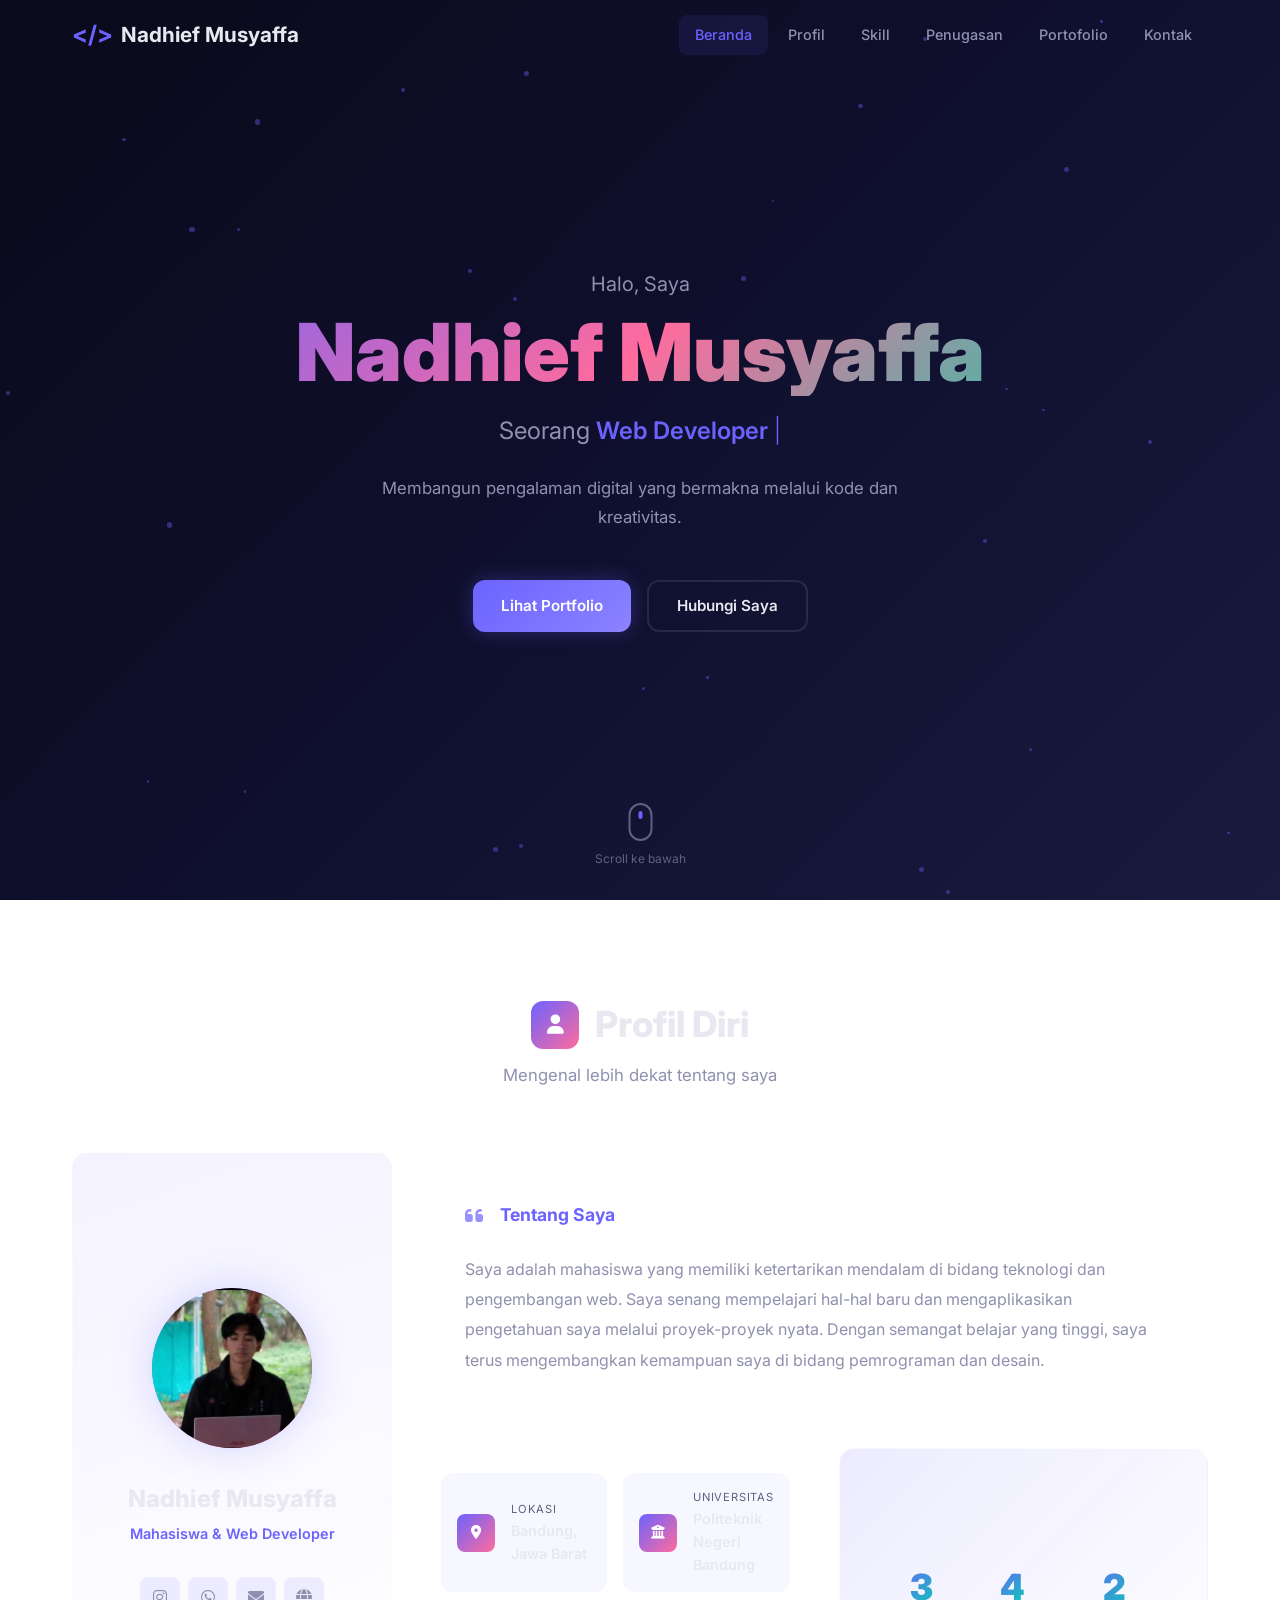
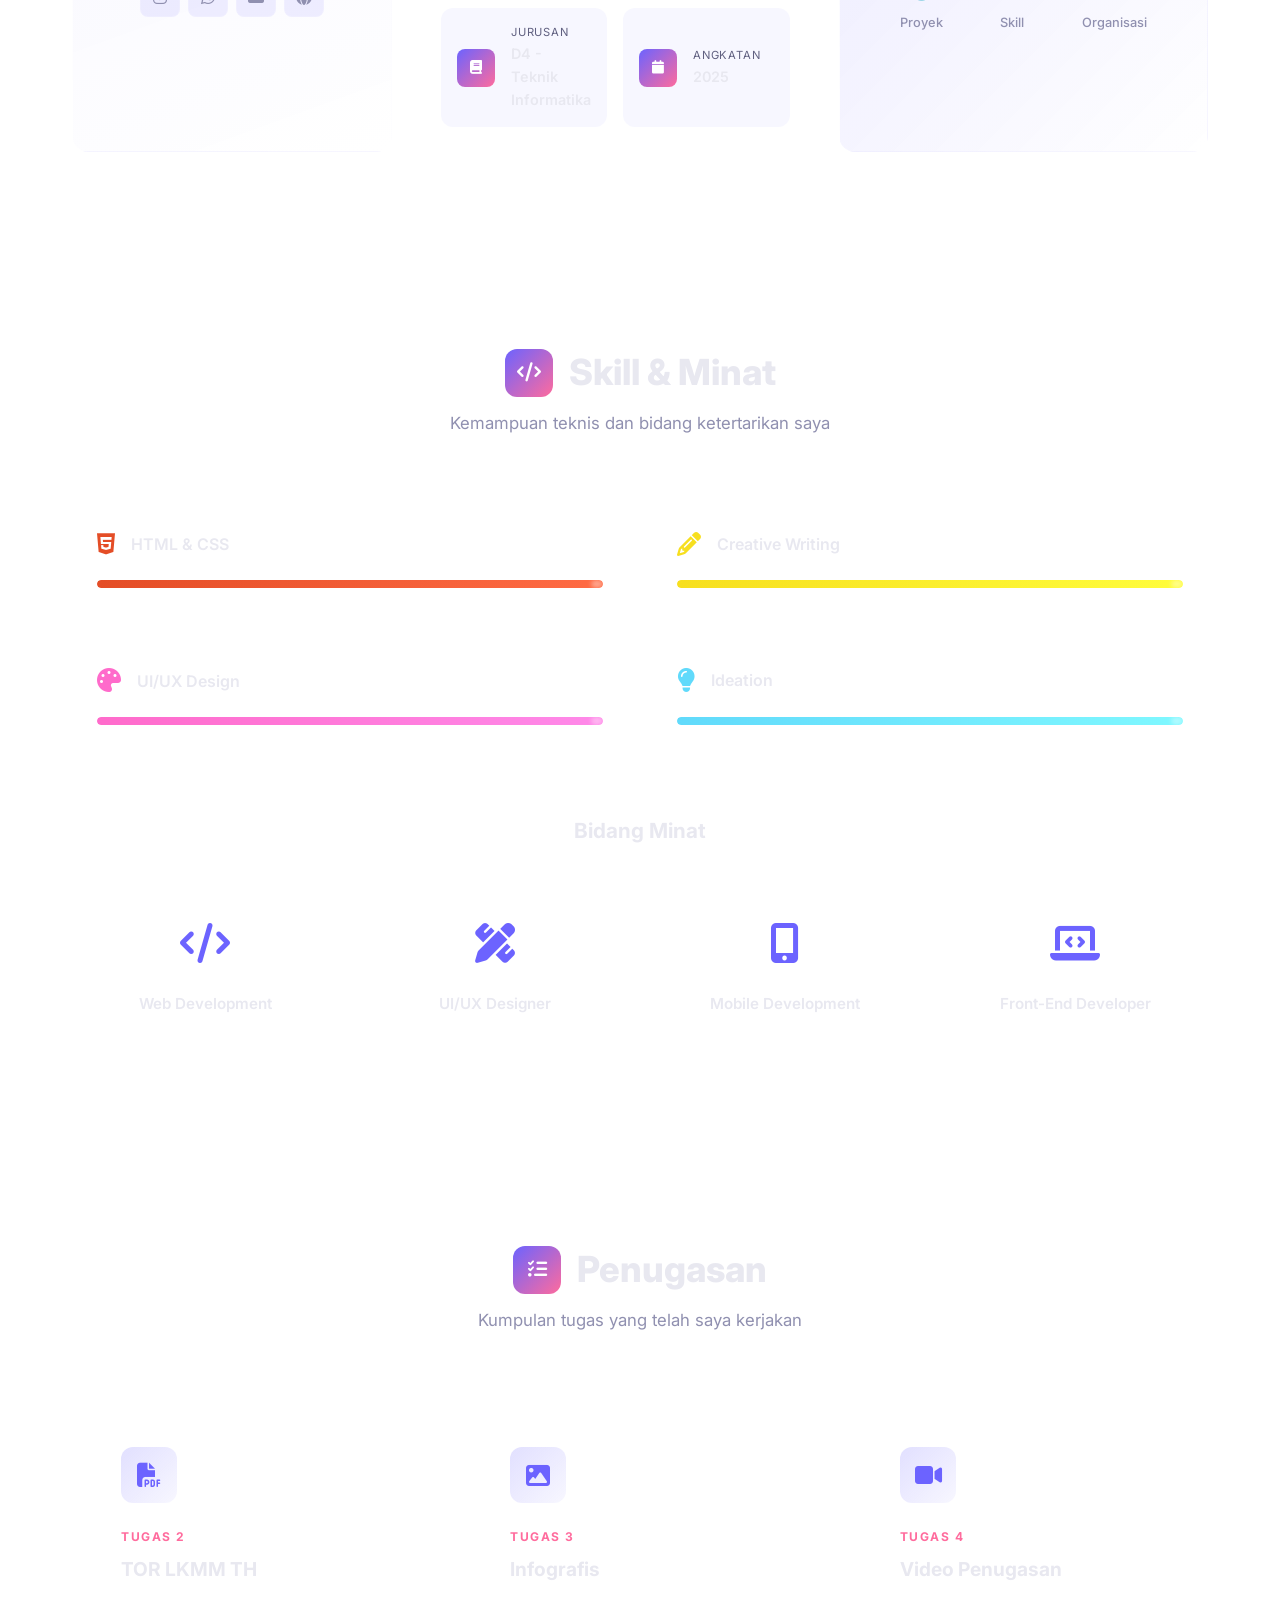
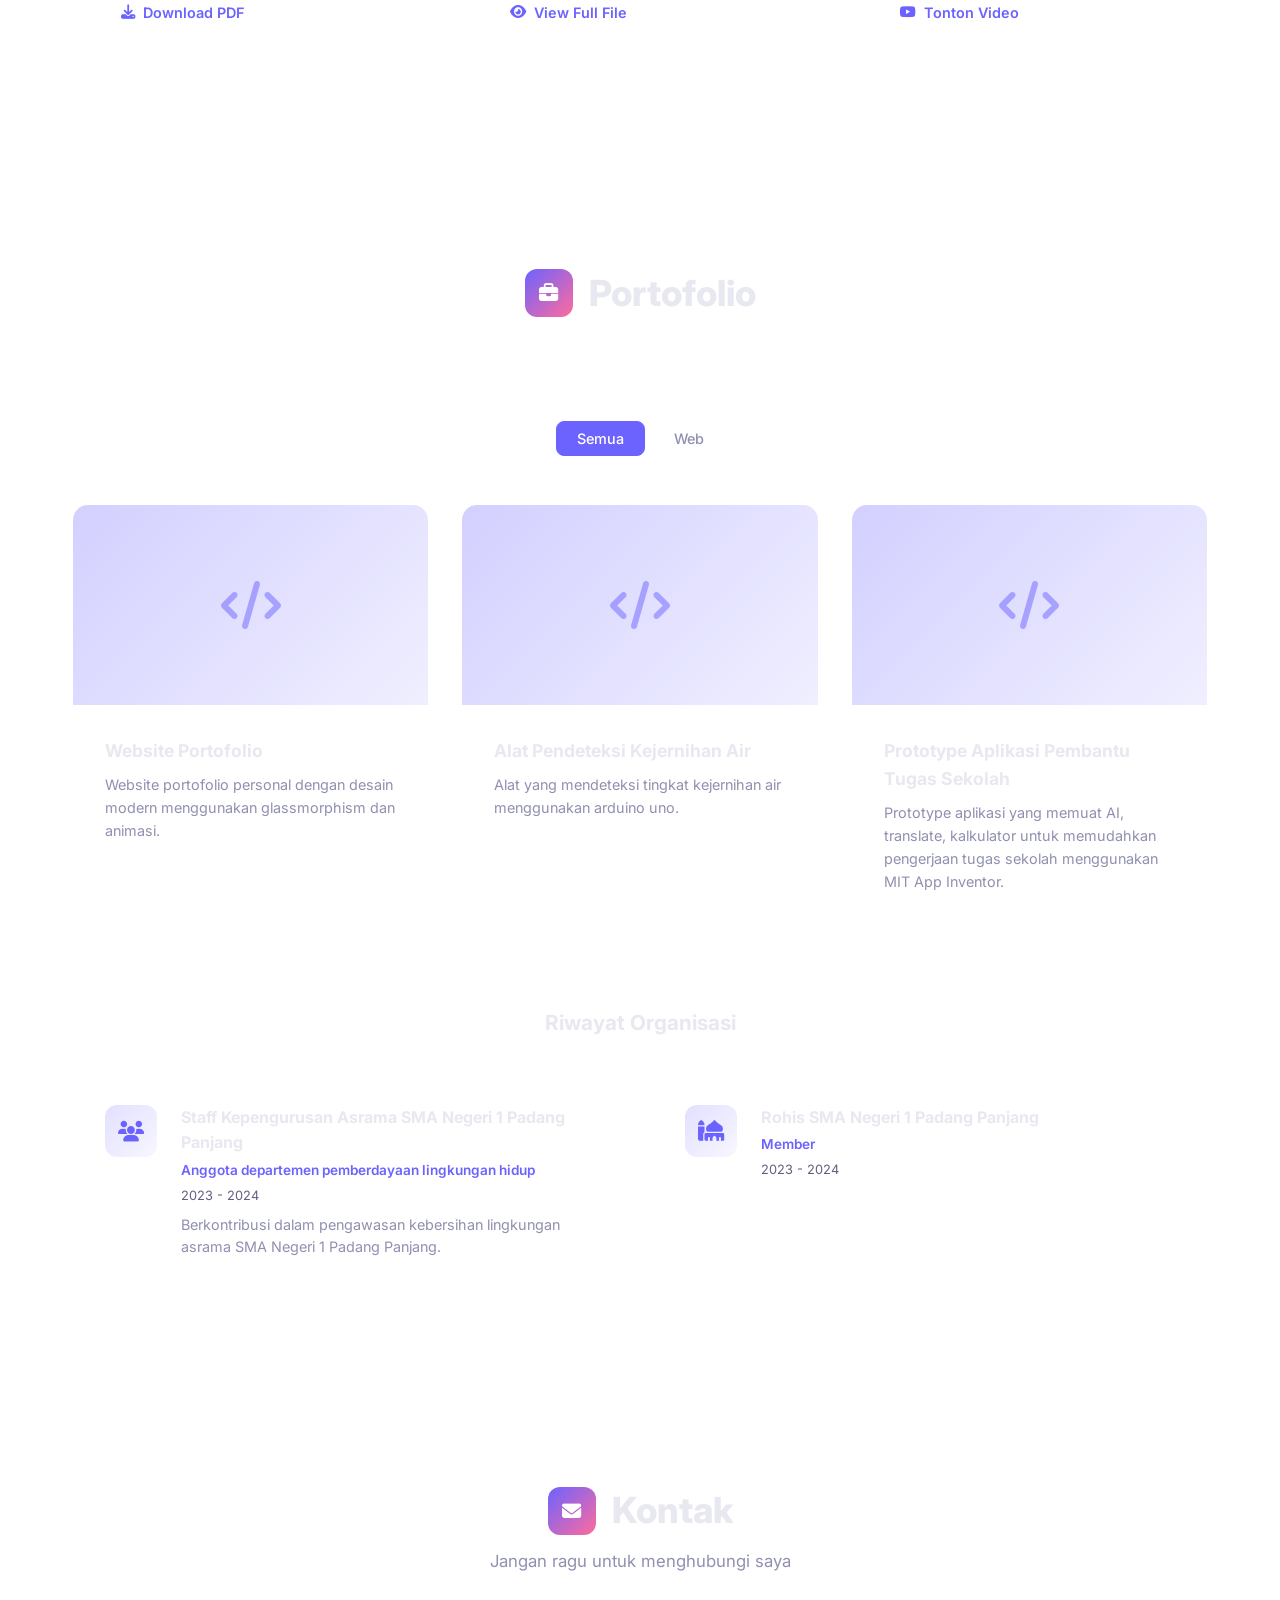
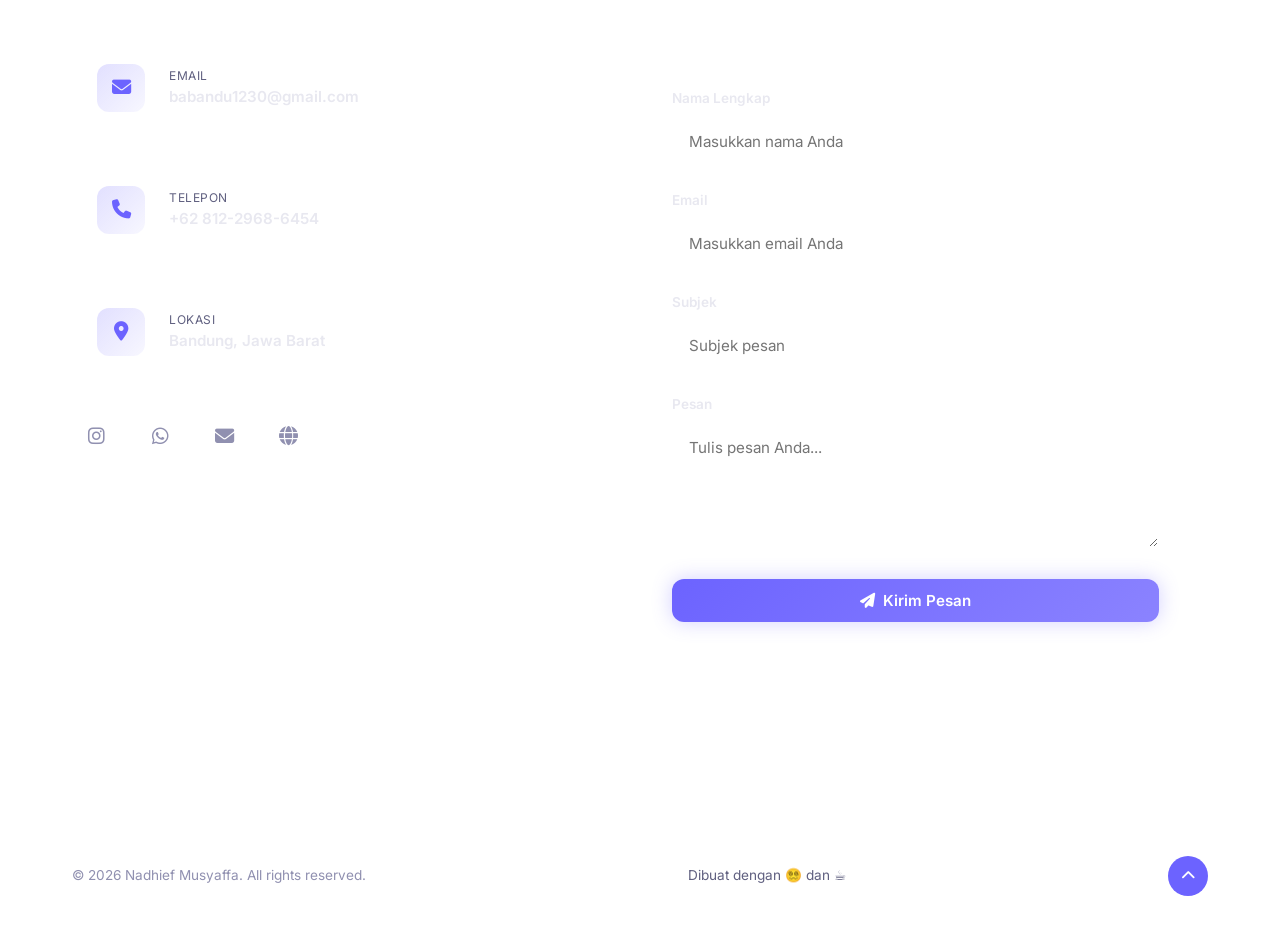
<file: web/index.html>
<!DOCTYPE html>
<html lang="id">

<head>
  <meta charset="UTF-8" />
  <meta name="viewport" content="width=device-width, initial-scale=1.0" />
  <meta name="description" content="Portofolio personal Nadhief Musyaffa Musyaffa — Mahasiswa & Web Developer" />
  <meta name="keywords" content="portofolio, web developer, mahasiswa, HTML, CSS, JavaScript" />
  <meta name="author" content="Nadhief Musyaffa Musyaffa" />

  <title>Nadhief Musyaffa — Portfolio</title>

  <!-- Google Fonts: Inter -->
  <link rel="preconnect" href="https://fonts.googleapis.com" />
  <link rel="preconnect" href="https://fonts.gstatic.com" crossorigin />
  <link href="https://fonts.googleapis.com/css2?family=Inter:wght@300;400;500;600;700;800;900&display=swap"
    rel="stylesheet" />

  <!-- Font Awesome Icons -->
  <link rel="stylesheet" href="https://cdnjs.cloudflare.com/ajax/libs/font-awesome/6.5.1/css/all.min.css" />

  <!-- Main Stylesheet -->
  <link rel="stylesheet" href="css/style.css" />
</head>

<body>

  <!-- ============================================================
       LOADER — Tampilan loading saat halaman pertama kali dibuka
       ============================================================ -->
  <div id="loader" class="loader">
    <div class="loader__spinner"></div>
    <p class="loader__text">Memuat...</p>
  </div>

  <!-- ============================================================
       NAVBAR — Navigasi utama (sticky, berubah saat scroll)
       Konten dirender secara dinamis dari data.js
       ============================================================ -->
  <nav id="navbar" class="navbar">
    <div class="container navbar__inner">
      <!-- Logo / Nama -->
      <a href="#beranda" class="navbar__logo" id="navLogo">
        <span class="navbar__logo-icon">&lt;/&gt;</span>
        <span class="navbar__logo-text" id="navLogoText">Nadhief Musyaffa Musyaffa</span>
      </a>

      <!-- Menu Links — diisi oleh main.js -->
      <ul class="navbar__menu" id="navMenu"></ul>

      <!-- Hamburger tombol untuk mobile -->
      <button class="navbar__toggle" id="navToggle" aria-label="Toggle menu">
        <span class="navbar__toggle-line"></span>
        <span class="navbar__toggle-line"></span>
        <span class="navbar__toggle-line"></span>
      </button>
    </div>
  </nav>

  <!-- ============================================================
       HERO / BERANDA — Section pertama, full viewport
       ============================================================ -->
  <section id="beranda" class="hero">
    <div class="hero__particles" id="heroParticles"></div>
    <div class="container hero__content">
      <p class="hero__greeting reveal-up" id="heroGreeting">Halo, Saya</p>
      <h1 class="hero__name reveal-up" id="heroName">Nadhief Musyaffa Musyaffa</h1>
      <div class="hero__typing-wrapper reveal-up">
        <span class="hero__typing-prefix">Seorang </span>
        <span class="hero__typing-text" id="heroTyping"></span>
        <span class="hero__typing-cursor">|</span>
      </div>
      <p class="hero__subtitle reveal-up" id="heroSubtitle"></p>
      <div class="hero__cta reveal-up" id="heroCta"></div>
    </div>
    <a href="#profil" class="hero__scroll-indicator" aria-label="Scroll ke bawah">
      <div class="hero__scroll-mouse">
        <div class="hero__scroll-wheel"></div>
      </div>
      <span>Scroll ke bawah</span>
    </a>
  </section>

  <!-- ============================================================
       PROFIL DIRI — Bento Grid Layout
       Informasi personal ditampilkan dalam grid card modern
       ============================================================ -->
  <section id="profil" class="section profil">
    <div class="container">
      <h2 class="section__title reveal-up">
        <span class="section__title-icon"><i class="fas fa-user"></i></span>
        Profil Diri
      </h2>
      <p class="section__subtitle reveal-up">Mengenal lebih dekat tentang saya</p>

      <!-- Bento Grid -->
      <div class="profil__bento">

        <!-- Card 1: Avatar + Nama (tall card, spans 2 rows) -->
        <div class="profil__bento-card profil__bento-card--avatar reveal-up">
          <div class="profil__bento-avatar" id="profilAvatar">
            <!-- Diisi oleh JS: gambar atau inisial -->
          </div>
          <h3 class="profil__bento-name" id="profilName"></h3>
          <p class="profil__bento-title" id="profilTitle"></p>
          <div class="profil__bento-social" id="profilSocial">
            <!-- Diisi oleh JS -->
          </div>
        </div>

        <!-- Card 2: Bio (wide card) -->
        <div class="profil__bento-card profil__bento-card--bio reveal-up">
          <div class="profil__bento-card-header">
            <i class="fas fa-quote-left"></i>
            <span>Tentang Saya</span>
          </div>
          <p class="profil__bento-bio" id="profilBio"></p>
        </div>

        <!-- Card 3: Detail cards — dirender oleh main.js -->
        <div class="profil__bento-card profil__bento-card--details reveal-up" id="profilDetails">
          <!-- Detail items dirender oleh main.js -->
        </div>

        <!-- Card 4: Statistik ringkas -->
        <div class="profil__bento-card profil__bento-card--stats reveal-up">
          <div class="profil__bento-stat">
            <span class="profil__bento-stat-number" data-count="3">0</span>
            <span class="profil__bento-stat-label">Proyek</span>
          </div>
          <div class="profil__bento-stat">
            <span class="profil__bento-stat-number" data-count="4">0</span>
            <span class="profil__bento-stat-label">Skill</span>
          </div>
          <div class="profil__bento-stat">
            <span class="profil__bento-stat-number" data-count="2">0</span>
            <span class="profil__bento-stat-label">Organisasi</span>
          </div>
        </div>



      </div>
    </div>
  </section>

  <!-- ============================================================
       SKILL / MINAT — Kemampuan dan bidang minat
       ============================================================ -->
  <section id="skill" class="section skill">
    <div class="container">
      <h2 class="section__title reveal-up">
        <span class="section__title-icon"><i class="fas fa-code"></i></span>
        Skill & Minat
      </h2>
      <p class="section__subtitle reveal-up">Kemampuan teknis dan bidang ketertarikan saya</p>

      <!-- Skill bars -->
      <div class="skill__grid" id="skillGrid">
        <!-- Dirender oleh main.js -->
      </div>

      <!-- Minat -->
      <h3 class="skill__interest-title reveal-up">Bidang Minat</h3>
      <div class="skill__interests" id="interestGrid">
        <!-- Dirender oleh main.js -->
      </div>
    </div>
  </section>

  <!-- ============================================================
       PENUGASAN — Tugas 2, 3, dan 4
       ============================================================ -->
  <section id="penugasan" class="section penugasan">
    <div class="container">
      <h2 class="section__title reveal-up">
        <span class="section__title-icon"><i class="fas fa-tasks"></i></span>
        Penugasan
      </h2>
      <p class="section__subtitle reveal-up">Kumpulan tugas yang telah saya kerjakan</p>

      <div class="penugasan__grid" id="penugasanGrid">
        <!-- Dirender oleh main.js -->
      </div>
    </div>
  </section>

  <!-- ============================================================
       PORTOFOLIO / PROYEK — Galeri proyek
       ============================================================ -->
  <section id="portofolio" class="section portofolio">
    <div class="container">
      <h2 class="section__title reveal-up">
        <span class="section__title-icon"><i class="fas fa-briefcase"></i></span>
        Portofolio
      </h2>
      <p class="section__subtitle reveal-up">Proyek dan karya yang pernah saya buat</p>

      <!-- Filter buttons -->
      <div class="portofolio__filters reveal-up" id="portofolioFilters">
        <button class="portofolio__filter-btn active" data-filter="all">Semua</button>
        <button class="portofolio__filter-btn" data-filter="web">Web</button>
      </div>

      <div class="portofolio__grid" id="portofolioGrid">
        <!-- Dirender oleh main.js -->
      </div>

      <!-- Organisasi -->
      <h3 class="portofolio__org-title reveal-up">Riwayat Organisasi</h3>
      <div class="portofolio__org-grid" id="orgGrid">
        <!-- Dirender oleh main.js -->
      </div>
    </div>
  </section>

  <!-- ============================================================
       KONTAK — Form kontak dan sosial media
       ============================================================ -->
  <section id="kontak" class="section kontak">
    <div class="container">
      <h2 class="section__title reveal-up">
        <span class="section__title-icon"><i class="fas fa-envelope"></i></span>
        Kontak
      </h2>
      <p class="section__subtitle reveal-up">Jangan ragu untuk menghubungi saya</p>

      <div class="kontak__grid">
        <!-- Info kontak -->
        <div class="kontak__info reveal-left">
          <div class="kontak__info-card" id="kontakInfoCards">
            <!-- Dirender oleh main.js -->
          </div>

          <!-- Social media links -->
          <div class="kontak__social" id="kontakSocial">
            <!-- Dirender oleh main.js -->
          </div>
        </div>

        <!-- Form kontak -->
        <form class="kontak__form reveal-right" id="kontakForm">
          <div class="kontak__form-group">
            <label for="contactName">Nama Lengkap</label>
            <input type="text" id="contactName" name="name" placeholder="Masukkan nama Anda" required />
          </div>
          <div class="kontak__form-group">
            <label for="contactEmail">Email</label>
            <input type="email" id="contactEmail" name="email" placeholder="Masukkan email Anda" required />
          </div>
          <div class="kontak__form-group">
            <label for="contactSubject">Subjek</label>
            <input type="text" id="contactSubject" name="subject" placeholder="Subjek pesan" required />
          </div>
          <div class="kontak__form-group">
            <label for="contactMessage">Pesan</label>
            <textarea id="contactMessage" name="message" rows="5" placeholder="Tulis pesan Anda..." required></textarea>
          </div>
          <button type="submit" class="btn btn--primary kontak__submit-btn">
            <i class="fas fa-paper-plane"></i> Kirim Pesan
          </button>
          <p class="kontak__form-feedback" id="formFeedback"></p>
        </form>
      </div>
    </div>
  </section>

  <!-- ============================================================
       FOOTER
       ============================================================ -->
  <footer class="footer">
    <div class="container footer__inner">
      <p class="footer__copyright" id="footerCopyright"></p>
      <p class="footer__tagline" id="footerTagline"></p>
      <button class="footer__back-to-top" id="backToTop" aria-label="Kembali ke atas">
        <i class="fas fa-chevron-up"></i>
      </button>
    </div>
  </footer>

  <!-- Scripts — data.js harus dimuat sebelum main.js -->
  <script src="js/data.js"></script>
  <script src="js/main.js"></script>
</body>

</html>
</file>
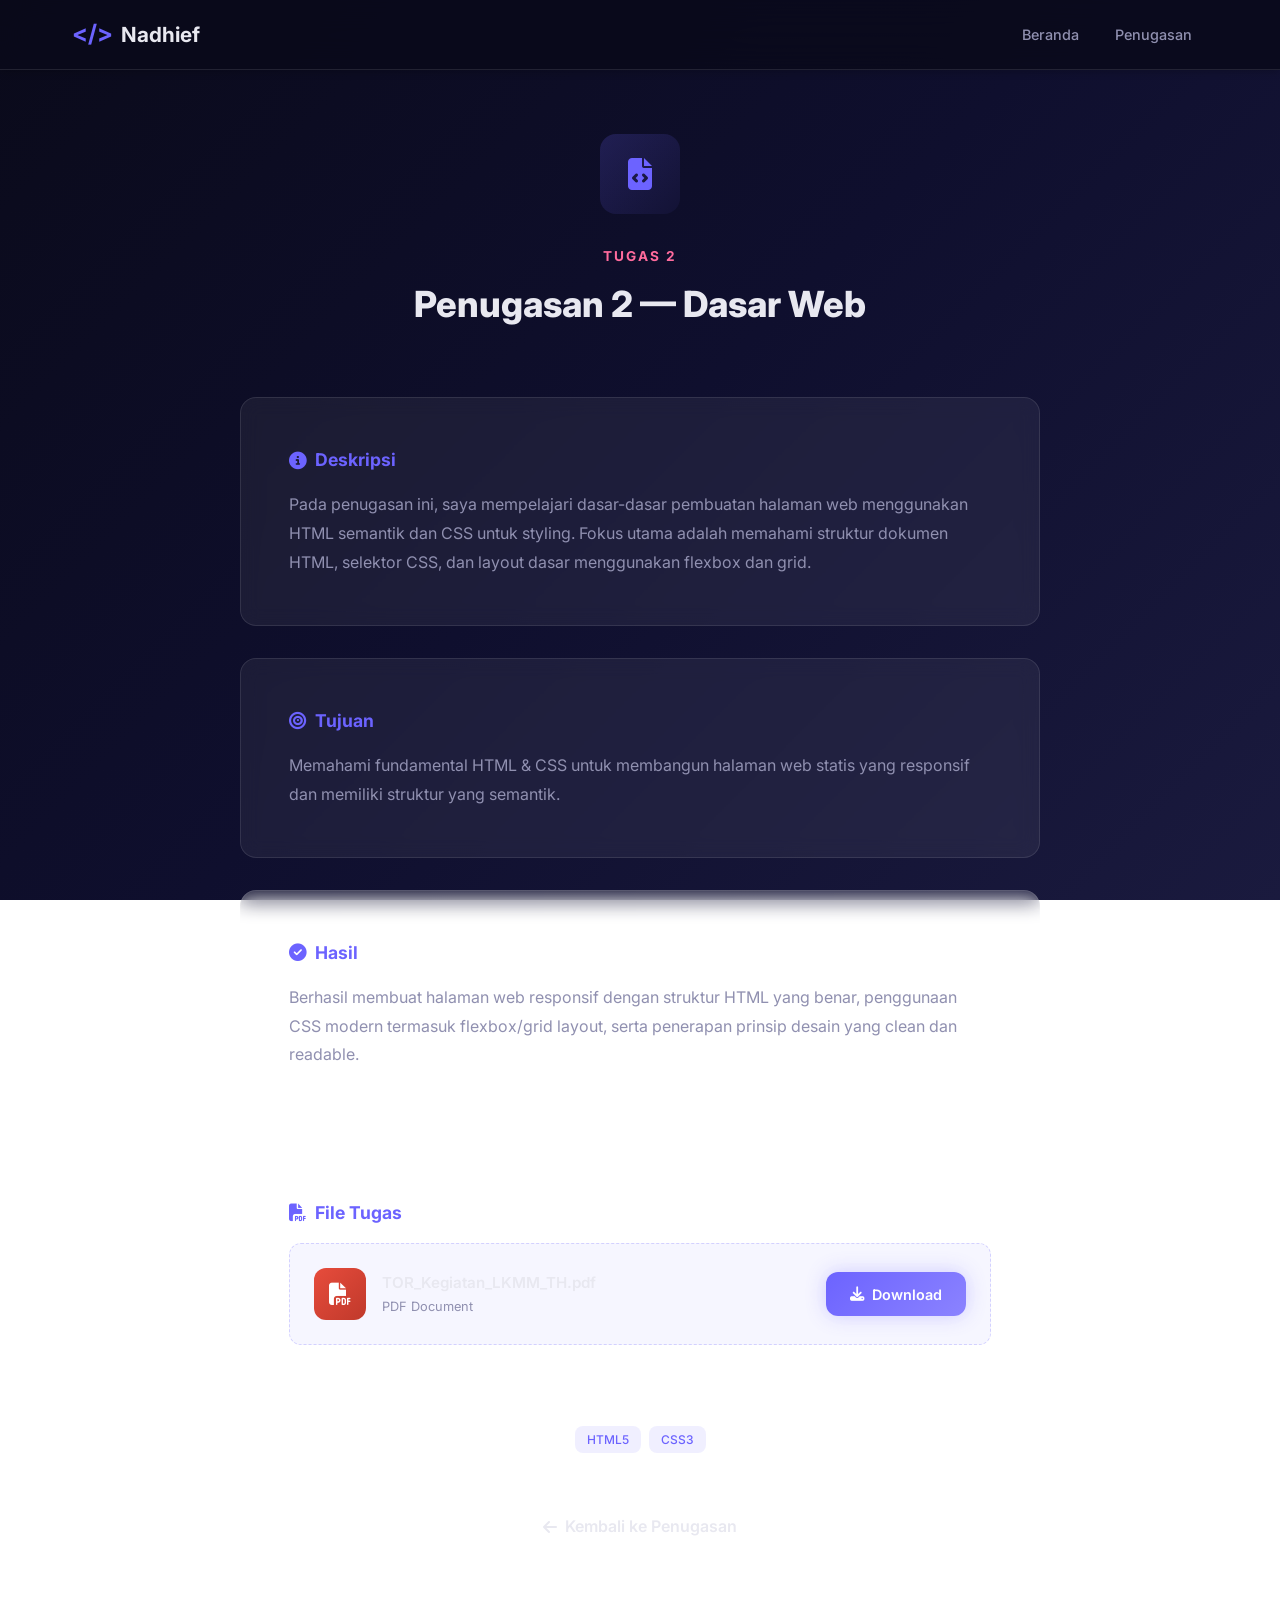
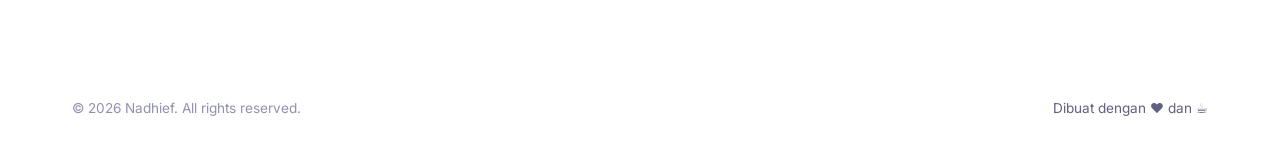
<file: web/penugasan2.html>
<!DOCTYPE html>
<html lang="id">

<head>
    <meta charset="UTF-8" />
    <meta name="viewport" content="width=device-width, initial-scale=1.0" />
    <meta name="description" content="Penugasan 2 — Dasar Web" />
    <title>Penugasan 2 — Nadhief</title>

    <link rel="preconnect" href="https://fonts.googleapis.com" />
    <link rel="preconnect" href="https://fonts.gstatic.com" crossorigin />
    <link href="https://fonts.googleapis.com/css2?family=Inter:wght@300;400;500;600;700;800;900&display=swap"
        rel="stylesheet" />
    <link rel="stylesheet" href="https://cdnjs.cloudflare.com/ajax/libs/font-awesome/6.5.1/css/all.min.css" />
    <link rel="stylesheet" href="css/style.css" />
</head>

<body>

    <!-- Navbar sederhana untuk halaman detail -->
    <nav id="navbar" class="navbar scrolled">
        <div class="container navbar__inner">
            <a href="index.html" class="navbar__logo">
                <span class="navbar__logo-icon">&lt;/&gt;</span>
                <span class="navbar__logo-text">Nadhief</span>
            </a>
            <ul class="navbar__menu">
                <li class="navbar__menu-item"><a href="index.html#beranda">Beranda</a></li>
                <li class="navbar__menu-item"><a href="index.html#penugasan">Penugasan</a></li>
            </ul>
        </div>
    </nav>

    <!-- ============================================================
       DETAIL PENUGASAN 2
       Update konten di bawah sesuai tugas yang dikerjakan
       ============================================================ -->
    <main class="assignment-detail">
        <div class="container">
            <div class="assignment-detail__header reveal-up">
                <div class="assignment-detail__icon"><i class="fas fa-file-code"></i></div>
                <div class="assignment-detail__number">Tugas 2</div>
                <h1 class="assignment-detail__title">Penugasan 2 — Dasar Web</h1>
            </div>

            <div class="assignment-detail__content">
                <!-- Deskripsi -->
                <div class="assignment-detail__card reveal-up">
                    <h3><i class="fas fa-info-circle"></i> Deskripsi</h3>
                    <p>
                        Pada penugasan ini, saya mempelajari dasar-dasar pembuatan halaman web
                        menggunakan HTML semantik dan CSS untuk styling. Fokus utama adalah
                        memahami struktur dokumen HTML, selektor CSS, dan layout dasar
                        menggunakan flexbox dan grid.
                    </p>
                </div>

                <!-- Tujuan -->
                <div class="assignment-detail__card reveal-up">
                    <h3><i class="fas fa-bullseye"></i> Tujuan</h3>
                    <p>
                        Memahami fundamental HTML & CSS untuk membangun halaman web statis
                        yang responsif dan memiliki struktur yang semantik.
                    </p>
                </div>

                <!-- Hasil -->
                <div class="assignment-detail__card reveal-up">
                    <h3><i class="fas fa-check-circle"></i> Hasil</h3>
                    <p>
                        Berhasil membuat halaman web responsif dengan struktur HTML yang benar,
                        penggunaan CSS modern termasuk flexbox/grid layout, serta penerapan
                        prinsip desain yang clean dan readable.
                    </p>
                </div>

                <!-- File Tugas -->
                <div class="assignment-detail__card assignment-detail__file-card reveal-up">
                    <h3><i class="fas fa-file-pdf"></i> File Tugas</h3>
                    <div class="file-download">
                        <div class="file-download__info">
                            <div class="file-download__icon">
                                <i class="fas fa-file-pdf"></i>
                            </div>
                            <div class="file-download__details">
                                <span class="file-download__name">TOR_Kegiatan_LKMM_TH.pdf</span>
                                <span class="file-download__size">PDF Document</span>
                            </div>
                        </div>
                        <a href="TOR_Kegiatan_LKMM_TH.pdf" download class="btn btn--primary file-download__btn">
                            <i class="fas fa-download"></i> Download
                        </a>
                    </div>
                </div>

                <!-- Tech Stack -->
                <div class="assignment-detail__tags reveal-up">
                    <span class="penugasan__tag">HTML5</span>
                    <span class="penugasan__tag">CSS3</span>
                </div>

                <!-- Tombol kembali -->
                <div style="text-align: center;">
                    <a href="index.html#penugasan" class="assignment-detail__back reveal-up">
                        <i class="fas fa-arrow-left"></i> Kembali ke Penugasan
                    </a>
                </div>
            </div>
        </div>
    </main>

    <!-- Footer -->
    <footer class="footer">
        <div class="container footer__inner">
            <p class="footer__copyright">© 2026 Nadhief. All rights reserved.</p>
            <p class="footer__tagline">Dibuat dengan ❤️ dan ☕</p>
        </div>
    </footer>

    <!-- Script untuk scroll reveal di halaman detail -->
    <script>
        document.addEventListener("DOMContentLoaded", () => {
            const reveals = document.querySelectorAll(".reveal-up, .reveal-left, .reveal-right, .reveal-scale");
            const observer = new IntersectionObserver((entries) => {
                entries.forEach(entry => {
                    if (entry.isIntersecting) entry.target.classList.add("visible");
                });
            }, { threshold: 0.1 });
            reveals.forEach(el => observer.observe(el));
        });
    </script>
</body>

</html>
</file>
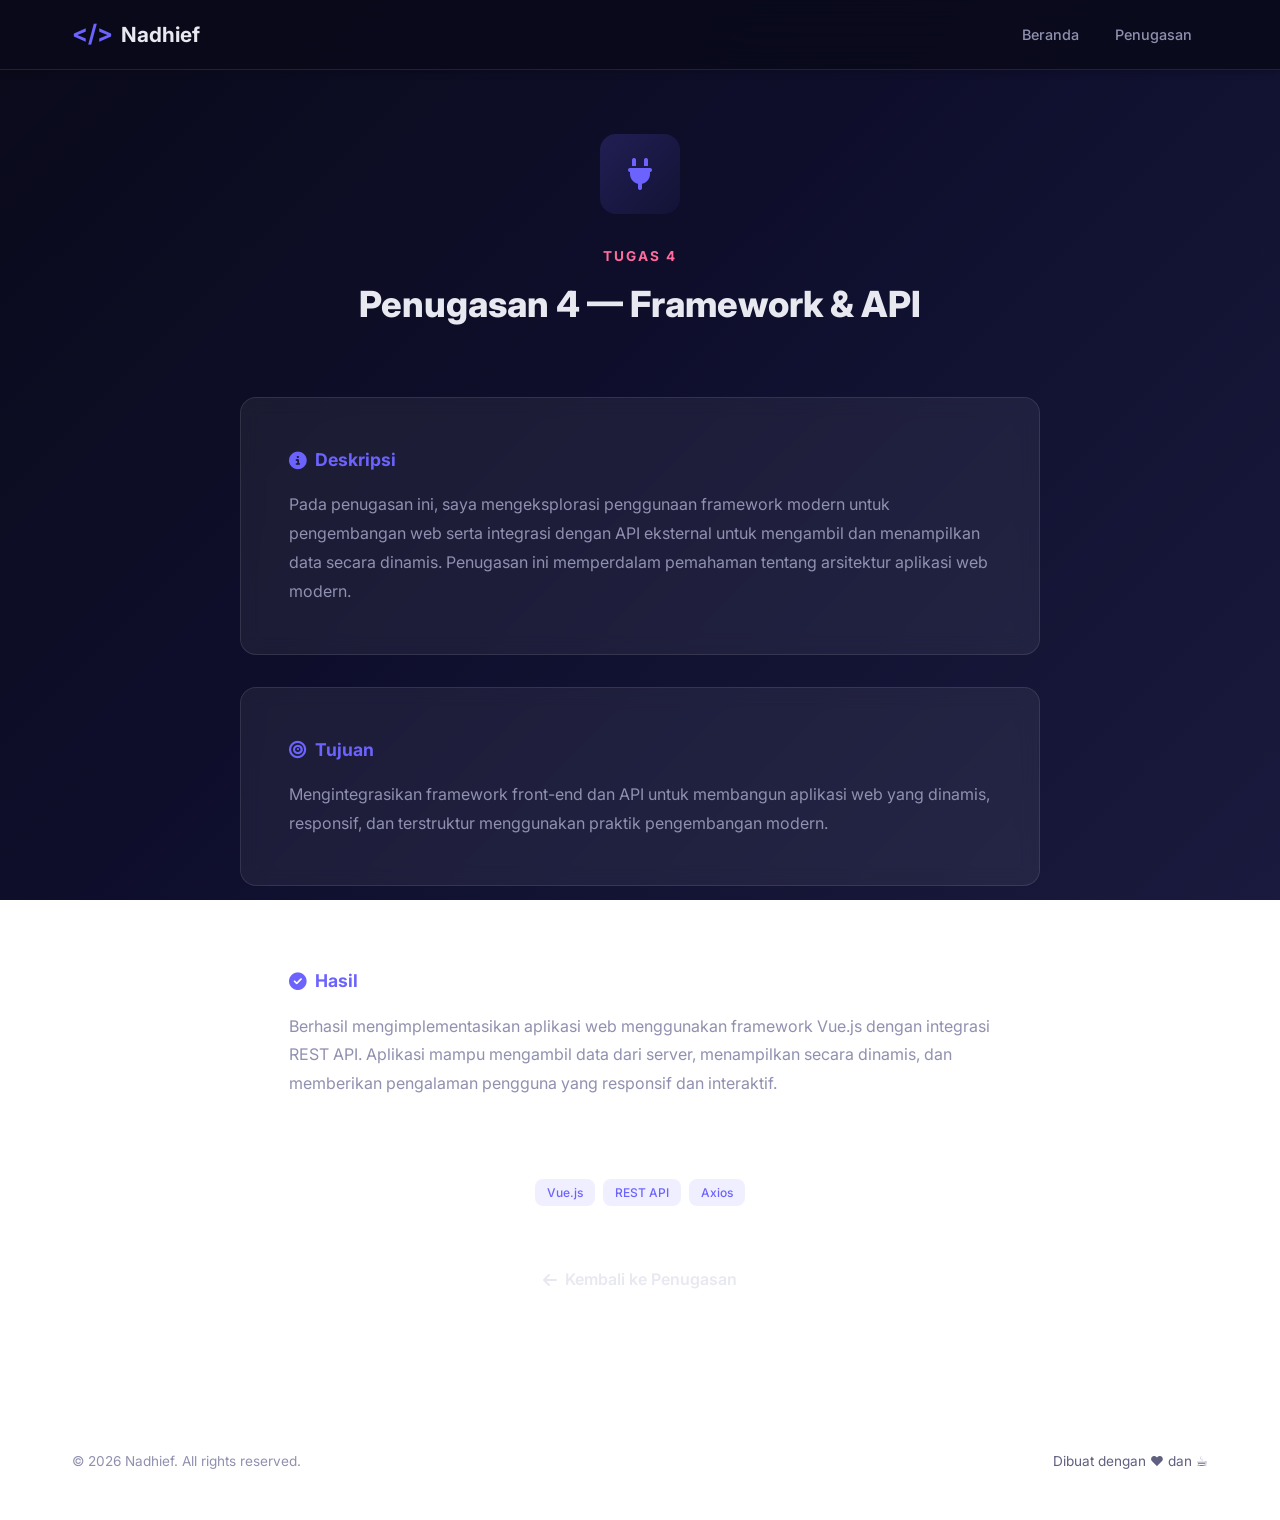
<file: web/penugasan4.html>
<!DOCTYPE html>
<html lang="id">

<head>
    <meta charset="UTF-8" />
    <meta name="viewport" content="width=device-width, initial-scale=1.0" />
    <meta name="description" content="Penugasan 4 — Framework & API" />
    <title>Penugasan 4 — Nadhief</title>

    <link rel="preconnect" href="https://fonts.googleapis.com" />
    <link rel="preconnect" href="https://fonts.gstatic.com" crossorigin />
    <link href="https://fonts.googleapis.com/css2?family=Inter:wght@300;400;500;600;700;800;900&display=swap"
        rel="stylesheet" />
    <link rel="stylesheet" href="https://cdnjs.cloudflare.com/ajax/libs/font-awesome/6.5.1/css/all.min.css" />
    <link rel="stylesheet" href="css/style.css" />
</head>

<body>

    <!-- Navbar -->
    <nav id="navbar" class="navbar scrolled">
        <div class="container navbar__inner">
            <a href="index.html" class="navbar__logo">
                <span class="navbar__logo-icon">&lt;/&gt;</span>
                <span class="navbar__logo-text">Nadhief</span>
            </a>
            <ul class="navbar__menu">
                <li class="navbar__menu-item"><a href="index.html#beranda">Beranda</a></li>
                <li class="navbar__menu-item"><a href="index.html#penugasan">Penugasan</a></li>
            </ul>
        </div>
    </nav>

    <!-- ============================================================
       DETAIL PENUGASAN 4
       Update konten di bawah sesuai tugas yang dikerjakan
       ============================================================ -->
    <main class="assignment-detail">
        <div class="container">
            <div class="assignment-detail__header reveal-up">
                <div class="assignment-detail__icon"><i class="fas fa-plug"></i></div>
                <div class="assignment-detail__number">Tugas 4</div>
                <h1 class="assignment-detail__title">Penugasan 4 — Framework & API</h1>
            </div>

            <div class="assignment-detail__content">
                <!-- Deskripsi -->
                <div class="assignment-detail__card reveal-up">
                    <h3><i class="fas fa-info-circle"></i> Deskripsi</h3>
                    <p>
                        Pada penugasan ini, saya mengeksplorasi penggunaan framework modern
                        untuk pengembangan web serta integrasi dengan API eksternal
                        untuk mengambil dan menampilkan data secara dinamis. Penugasan ini
                        memperdalam pemahaman tentang arsitektur aplikasi web modern.
                    </p>
                </div>

                <!-- Tujuan -->
                <div class="assignment-detail__card reveal-up">
                    <h3><i class="fas fa-bullseye"></i> Tujuan</h3>
                    <p>
                        Mengintegrasikan framework front-end dan API untuk membangun
                        aplikasi web yang dinamis, responsif, dan terstruktur menggunakan
                        praktik pengembangan modern.
                    </p>
                </div>

                <!-- Hasil -->
                <div class="assignment-detail__card reveal-up">
                    <h3><i class="fas fa-check-circle"></i> Hasil</h3>
                    <p>
                        Berhasil mengimplementasikan aplikasi web menggunakan framework Vue.js
                        dengan integrasi REST API. Aplikasi mampu mengambil data dari server,
                        menampilkan secara dinamis, dan memberikan pengalaman pengguna yang
                        responsif dan interaktif.
                    </p>
                </div>

                <!-- Tech Stack -->
                <div class="assignment-detail__tags reveal-up">
                    <span class="penugasan__tag">Vue.js</span>
                    <span class="penugasan__tag">REST API</span>
                    <span class="penugasan__tag">Axios</span>
                </div>

                <!-- Tombol kembali -->
                <div style="text-align: center;">
                    <a href="index.html#penugasan" class="assignment-detail__back reveal-up">
                        <i class="fas fa-arrow-left"></i> Kembali ke Penugasan
                    </a>
                </div>
            </div>
        </div>
    </main>

    <!-- Footer -->
    <footer class="footer">
        <div class="container footer__inner">
            <p class="footer__copyright">© 2026 Nadhief. All rights reserved.</p>
            <p class="footer__tagline">Dibuat dengan ❤️ dan ☕</p>
        </div>
    </footer>

    <script>
        document.addEventListener("DOMContentLoaded", () => {
            const reveals = document.querySelectorAll(".reveal-up, .reveal-left, .reveal-right, .reveal-scale");
            const observer = new IntersectionObserver((entries) => {
                entries.forEach(entry => {
                    if (entry.isIntersecting) entry.target.classList.add("visible");
                });
            }, { threshold: 0.1 });
            reveals.forEach(el => observer.observe(el));
        });
    </script>
</body>

</html>
</file>
<file: web/css/style.css>
/**
 * ============================================================
 *  STYLE.CSS — Design System & Styling Website Portofolio
 * ============================================================
 *  Struktur file:
 *  1. CSS Custom Properties (variabel warna, font, dll)
 *  2. Reset & Base Styles
 *  3. Utility Classes
 *  4. Loader
 *  5. Navbar
 *  6. Hero / Beranda
 *  7. Section Common
 *  8. Profil Diri
 *  9. Skill & Minat
 * 10. Penugasan
 * 11. Portofolio
 * 12. Kontak
 * 13. Footer
 * 14. Animations & Scroll Reveal
 * 15. Responsive (Mobile / Tablet)
 *
 *  CARA UPDATE WARNA / TEMA:
 *  Ubah variabel di bawah bagian ":root" untuk mengganti
 *  warna utama, font, dan spacing secara global.
 * ============================================================
 */

/* ──────────────────────────────────────────────
 *  1. CSS CUSTOM PROPERTIES
 *  Update tema warna di sini
 * ────────────────────────────────────────────── */
:root {
  /* Warna utama */
  --clr-primary: #6C63FF;
  --clr-primary-rgb: 108, 99, 255;
  --clr-secondary: #FF6B9D;
  --clr-accent: #00D4AA;

  /* Background gradients */
  --clr-bg-start: #0a0a1a;
  --clr-bg-mid: #0f0f2e;
  --clr-bg-end: #1a1a3e;

  /* Surface / Card */
  --clr-surface: rgba(255, 255, 255, 0.04);
  --clr-surface-hover: rgba(255, 255, 255, 0.08);
  --clr-glass: rgba(255, 255, 255, 0.06);
  --clr-glass-border: rgba(255, 255, 255, 0.1);

  /* Teks */
  --clr-text: #e8e8f0;
  --clr-text-muted: #9090b0;
  --clr-text-dim: #606080;

  /* Font */
  --font-main: 'Inter', system-ui, -apple-system, sans-serif;

  /* Spacing */
  --space-xs: 0.25rem;
  --space-sm: 0.5rem;
  --space-md: 1rem;
  --space-lg: 1.5rem;
  --space-xl: 2rem;
  --space-2xl: 3rem;
  --space-3xl: 4rem;
  --space-4xl: 6rem;

  /* Border radius */
  --radius-sm: 8px;
  --radius-md: 12px;
  --radius-lg: 16px;
  --radius-xl: 24px;
  --radius-full: 50%;

  /* Shadow */
  --shadow-sm: 0 2px 8px rgba(0, 0, 0, 0.2);
  --shadow-md: 0 4px 16px rgba(0, 0, 0, 0.3);
  --shadow-lg: 0 8px 32px rgba(0, 0, 0, 0.4);
  --shadow-glow: 0 0 20px rgba(var(--clr-primary-rgb), 0.3);

  /* Transition */
  --transition-fast: 0.2s ease;
  --transition-normal: 0.3s ease;
  --transition-slow: 0.5s ease;

  /* Navbar height */
  --navbar-h: 70px;
}

/* ──────────────────────────────────────────────
 *  2. RESET & BASE
 * ────────────────────────────────────────────── */
*,
*::before,
*::after {
  margin: 0;
  padding: 0;
  box-sizing: border-box;
}

html {
  scroll-behavior: smooth;
  scroll-padding-top: var(--navbar-h);
}

body {
  font-family: var(--font-main);
  font-size: 16px;
  line-height: 1.6;
  color: var(--clr-text);
  background: linear-gradient(135deg, var(--clr-bg-start), var(--clr-bg-mid), var(--clr-bg-end));
  background-attachment: fixed;
  min-height: 100vh;
  overflow-x: hidden;
}

a {
  color: var(--clr-primary);
  text-decoration: none;
  transition: color var(--transition-fast);
}

a:hover {
  color: var(--clr-secondary);
}

img {
  max-width: 100%;
  display: block;
}

ul,
ol {
  list-style: none;
}

/* ──────────────────────────────────────────────
 *  3. UTILITY CLASSES
 * ────────────────────────────────────────────── */
.container {
  width: 100%;
  max-width: 1200px;
  margin: 0 auto;
  padding: 0 var(--space-xl);
}

.btn {
  display: inline-flex;
  align-items: center;
  gap: var(--space-sm);
  padding: 0.75rem 1.75rem;
  border-radius: var(--radius-md);
  font-family: var(--font-main);
  font-size: 0.95rem;
  font-weight: 600;
  cursor: pointer;
  border: none;
  transition: all var(--transition-normal);
  text-decoration: none;
}

.btn--primary {
  background: linear-gradient(135deg, var(--clr-primary), #8b83ff);
  color: #fff;
  box-shadow: var(--shadow-glow);
}

.btn--primary:hover {
  transform: translateY(-2px);
  box-shadow: 0 0 30px rgba(var(--clr-primary-rgb), 0.5);
  color: #fff;
}

.btn--outline {
  background: transparent;
  color: var(--clr-text);
  border: 2px solid var(--clr-glass-border);
  backdrop-filter: blur(4px);
}

.btn--outline:hover {
  border-color: var(--clr-primary);
  color: var(--clr-primary);
  transform: translateY(-2px);
}

/* ──────────────────────────────────────────────
 *  4. LOADER
 * ────────────────────────────────────────────── */
.loader {
  position: fixed;
  inset: 0;
  z-index: 9999;
  display: flex;
  flex-direction: column;
  align-items: center;
  justify-content: center;
  background: var(--clr-bg-start);
  transition: opacity 0.5s ease, visibility 0.5s ease;
}

.loader.hidden {
  opacity: 0;
  visibility: hidden;
}

.loader__spinner {
  width: 48px;
  height: 48px;
  border: 3px solid var(--clr-glass-border);
  border-top-color: var(--clr-primary);
  border-radius: 50%;
  animation: spin 0.8s linear infinite;
}

.loader__text {
  margin-top: var(--space-md);
  color: var(--clr-text-muted);
  font-size: 0.9rem;
}

@keyframes spin {
  to {
    transform: rotate(360deg);
  }
}

/* ──────────────────────────────────────────────
 *  5. NAVBAR
 * ────────────────────────────────────────────── */
.navbar {
  position: fixed;
  top: 0;
  left: 0;
  width: 100%;
  height: var(--navbar-h);
  z-index: 1000;
  transition: all var(--transition-normal);
}

.navbar.scrolled {
  background: rgba(10, 10, 26, 0.85);
  backdrop-filter: blur(20px);
  border-bottom: 1px solid var(--clr-glass-border);
  box-shadow: var(--shadow-sm);
}

.navbar__inner {
  display: flex;
  align-items: center;
  justify-content: space-between;
  height: 100%;
}

.navbar__logo {
  display: flex;
  align-items: center;
  gap: var(--space-sm);
  font-size: 1.3rem;
  font-weight: 700;
  color: var(--clr-text);
  text-decoration: none;
}

.navbar__logo:hover {
  color: var(--clr-primary);
}

.navbar__logo-icon {
  color: var(--clr-primary);
  font-size: 1.5rem;
}

.navbar__menu {
  display: flex;
  align-items: center;
  gap: var(--space-xs);
}

.navbar__menu-item a {
  display: block;
  padding: 0.5rem 1rem;
  color: var(--clr-text-muted);
  font-size: 0.9rem;
  font-weight: 500;
  border-radius: var(--radius-sm);
  transition: all var(--transition-fast);
}

.navbar__menu-item a:hover,
.navbar__menu-item a.active {
  color: var(--clr-primary);
  background: rgba(var(--clr-primary-rgb), 0.1);
}

/* Hamburger */
.navbar__toggle {
  display: none;
  flex-direction: column;
  justify-content: center;
  gap: 5px;
  width: 32px;
  height: 32px;
  background: none;
  border: none;
  cursor: pointer;
  padding: 0;
}

.navbar__toggle-line {
  display: block;
  width: 100%;
  height: 2px;
  background: var(--clr-text);
  border-radius: 2px;
  transition: all var(--transition-fast);
}

.navbar__toggle.open .navbar__toggle-line:nth-child(1) {
  transform: translateY(7px) rotate(45deg);
}

.navbar__toggle.open .navbar__toggle-line:nth-child(2) {
  opacity: 0;
}

.navbar__toggle.open .navbar__toggle-line:nth-child(3) {
  transform: translateY(-7px) rotate(-45deg);
}

/* ──────────────────────────────────────────────
 *  6. HERO / BERANDA
 * ────────────────────────────────────────────── */
.hero {
  position: relative;
  min-height: 100vh;
  display: flex;
  align-items: center;
  justify-content: center;
  overflow: hidden;
}

.hero__particles {
  position: absolute;
  inset: 0;
  pointer-events: none;
}

.hero__particle {
  position: absolute;
  width: 4px;
  height: 4px;
  background: rgba(var(--clr-primary-rgb), 0.4);
  border-radius: 50%;
  animation: floatParticle 6s ease-in-out infinite;
}

@keyframes floatParticle {

  0%,
  100% {
    transform: translateY(0) scale(1);
    opacity: 0.4;
  }

  50% {
    transform: translateY(-30px) scale(1.5);
    opacity: 1;
  }
}

.hero__content {
  text-align: center;
  z-index: 1;
}

.hero__greeting {
  font-size: 1.25rem;
  color: var(--clr-text-muted);
  font-weight: 400;
  margin-bottom: var(--space-sm);
}

.hero__name {
  font-size: clamp(2.5rem, 8vw, 5rem);
  font-weight: 900;
  background: linear-gradient(135deg, var(--clr-primary), var(--clr-secondary), var(--clr-accent));
  -webkit-background-clip: text;
  -webkit-text-fill-color: transparent;
  background-clip: text;
  line-height: 1.1;
  margin-bottom: var(--space-md);
}

.hero__typing-wrapper {
  font-size: clamp(1.1rem, 3vw, 1.5rem);
  color: var(--clr-text-muted);
  margin-bottom: var(--space-lg);
  min-height: 2rem;
}

.hero__typing-text {
  color: var(--clr-primary);
  font-weight: 600;
}

.hero__typing-cursor {
  animation: blink 0.7s step-end infinite;
  color: var(--clr-primary);
  font-weight: 300;
}

@keyframes blink {
  50% {
    opacity: 0;
  }
}

.hero__subtitle {
  font-size: 1.05rem;
  color: var(--clr-text-muted);
  max-width: 600px;
  margin: 0 auto var(--space-2xl);
  line-height: 1.7;
}

.hero__cta {
  display: flex;
  gap: var(--space-md);
  justify-content: center;
  flex-wrap: wrap;
}

/* Scroll indicator */
.hero__scroll-indicator {
  position: absolute;
  bottom: 2rem;
  left: 50%;
  transform: translateX(-50%);
  display: flex;
  flex-direction: column;
  align-items: center;
  gap: var(--space-sm);
  color: var(--clr-text-dim);
  font-size: 0.75rem;
  text-decoration: none;
  animation: bobUpDown 2s ease-in-out infinite;
}

.hero__scroll-mouse {
  width: 24px;
  height: 38px;
  border: 2px solid var(--clr-text-dim);
  border-radius: 12px;
  position: relative;
}

.hero__scroll-wheel {
  position: absolute;
  top: 6px;
  left: 50%;
  transform: translateX(-50%);
  width: 4px;
  height: 8px;
  background: var(--clr-primary);
  border-radius: 2px;
  animation: scrollWheel 1.5s ease-in-out infinite;
}

@keyframes scrollWheel {
  0% {
    opacity: 1;
    transform: translateX(-50%) translateY(0);
  }

  100% {
    opacity: 0;
    transform: translateX(-50%) translateY(12px);
  }
}

@keyframes bobUpDown {

  0%,
  100% {
    transform: translateX(-50%) translateY(0);
  }

  50% {
    transform: translateX(-50%) translateY(-8px);
  }
}

/* ──────────────────────────────────────────────
 *  7. SECTION COMMON
 * ────────────────────────────────────────────── */
.section {
  padding: var(--space-4xl) 0;
  position: relative;
}

.section:nth-child(even)::before {
  content: '';
  position: absolute;
  inset: 0;
  background: rgba(255, 255, 255, 0.01);
  pointer-events: none;
}

.section__title {
  font-size: clamp(1.75rem, 4vw, 2.25rem);
  font-weight: 800;
  text-align: center;
  margin-bottom: var(--space-sm);
  display: flex;
  align-items: center;
  justify-content: center;
  gap: var(--space-md);
}

.section__title-icon {
  display: inline-flex;
  align-items: center;
  justify-content: center;
  width: 48px;
  height: 48px;
  background: linear-gradient(135deg, var(--clr-primary), var(--clr-secondary));
  border-radius: var(--radius-md);
  font-size: 1.2rem;
  color: #fff;
}

.section__subtitle {
  text-align: center;
  color: var(--clr-text-muted);
  font-size: 1.05rem;
  margin-bottom: var(--space-3xl);
}

/* ──────────────────────────────────────────────
 *  8. PROFIL DIRI — Bento Grid Layout
 * ────────────────────────────────────────────── */

/* Bento grid: 3 kolom layout asimetris */
.profil__bento {
  display: grid;
  grid-template-columns: 320px 1fr 1fr;
  grid-template-rows: auto auto;
  gap: var(--space-lg);
}

/* ---- Semua card berbagi style dasar ---- */
.profil__bento-card {
  background: var(--clr-glass);
  border: 1px solid var(--clr-glass-border);
  border-radius: var(--radius-lg);
  padding: var(--space-2xl);
  backdrop-filter: blur(12px);
  transition: all var(--transition-normal);
}

.profil__bento-card:hover {
  background: var(--clr-surface-hover);
  border-color: rgba(var(--clr-primary-rgb), 0.25);
  transform: translateY(-4px);
  box-shadow: var(--shadow-lg);
}

/* ---- Card 1: Avatar — tall, spans 2 rows ---- */
.profil__bento-card--avatar {
  grid-row: 1 / 3;
  display: flex;
  flex-direction: column;
  align-items: center;
  justify-content: center;
  text-align: center;
  background: linear-gradient(160deg, rgba(var(--clr-primary-rgb), 0.08), var(--clr-glass));
}

.profil__bento-avatar {
  width: 160px;
  height: 160px;
  border-radius: var(--radius-full);
  background: linear-gradient(135deg, var(--clr-primary), var(--clr-secondary));
  display: flex;
  align-items: center;
  justify-content: center;
  font-size: 4rem;
  font-weight: 900;
  color: #fff;
  margin-bottom: var(--space-xl);
  overflow: hidden;
  box-shadow: 0 0 40px rgba(var(--clr-primary-rgb), 0.25);
  position: relative;
}

.profil__bento-avatar img {
  width: 100%;
  height: 100%;
  object-fit: cover;
  object-position: center;
}

.profil__bento-name {
  font-size: 1.5rem;
  font-weight: 800;
  margin-bottom: var(--space-xs);
}

.profil__bento-title {
  color: var(--clr-primary);
  font-size: 0.9rem;
  font-weight: 600;
  margin-bottom: var(--space-xl);
}

.profil__bento-social {
  display: flex;
  gap: var(--space-sm);
}

.profil__bento-social a {
  width: 40px;
  height: 40px;
  display: flex;
  align-items: center;
  justify-content: center;
  background: rgba(var(--clr-primary-rgb), 0.1);
  border: 1px solid var(--clr-glass-border);
  border-radius: var(--radius-sm);
  color: var(--clr-text-muted);
  font-size: 1rem;
  transition: all var(--transition-fast);
  text-decoration: none;
}

.profil__bento-social a:hover {
  background: var(--clr-primary);
  color: #fff;
  border-color: var(--clr-primary);
  transform: translateY(-2px);
}

/* ---- Card 2: Bio ---- */
.profil__bento-card--bio {
  grid-column: 2 / 4;
}

.profil__bento-card-header {
  display: flex;
  align-items: center;
  gap: var(--space-md);
  margin-bottom: var(--space-lg);
  color: var(--clr-primary);
  font-weight: 700;
  font-size: 1.1rem;
}

.profil__bento-card-header i {
  font-size: 1.3rem;
  opacity: 0.7;
}

.profil__bento-bio {
  font-size: 1rem;
  color: var(--clr-text-muted);
  line-height: 1.9;
}

/* ---- Card 3: Detail items ---- */
.profil__bento-card--details {
  display: grid;
  grid-template-columns: 1fr 1fr;
  gap: var(--space-md);
  padding: var(--space-lg);
}

.profil__detail-item {
  display: flex;
  align-items: center;
  gap: var(--space-md);
  padding: var(--space-md);
  background: rgba(var(--clr-primary-rgb), 0.05);
  border-radius: var(--radius-md);
  transition: background var(--transition-fast);
}

.profil__detail-item:hover {
  background: rgba(var(--clr-primary-rgb), 0.12);
}

.profil__detail-icon {
  width: 38px;
  height: 38px;
  display: flex;
  align-items: center;
  justify-content: center;
  background: linear-gradient(135deg, var(--clr-primary), var(--clr-secondary));
  border-radius: var(--radius-sm);
  color: #fff;
  font-size: 0.85rem;
  flex-shrink: 0;
}

.profil__detail-label {
  font-size: 0.7rem;
  color: var(--clr-text-dim);
  text-transform: uppercase;
  letter-spacing: 0.8px;
}

.profil__detail-value {
  font-weight: 600;
  font-size: 0.9rem;
}

/* ---- Card 4: Statistik ---- */
.profil__bento-card--stats {
  display: flex;
  justify-content: space-around;
  align-items: center;
  padding: var(--space-xl);
  background: linear-gradient(135deg, rgba(var(--clr-primary-rgb), 0.12), var(--clr-glass));
}

.profil__bento-stat {
  text-align: center;
}

.profil__bento-stat-number {
  display: block;
  font-size: 2.25rem;
  font-weight: 900;
  background: linear-gradient(135deg, var(--clr-primary), var(--clr-accent));
  -webkit-background-clip: text;
  -webkit-text-fill-color: transparent;
  background-clip: text;
  line-height: 1.2;
}

.profil__bento-stat-label {
  font-size: 0.8rem;
  color: var(--clr-text-muted);
  font-weight: 500;
}

/* ---- Card 5: CTA ---- */
.profil__bento-card--cta {
  display: flex;
  align-items: center;
  justify-content: space-between;
  background: linear-gradient(135deg, rgba(var(--clr-primary-rgb), 0.15), var(--clr-glass));
  overflow: hidden;
  position: relative;
}

.profil__bento-cta-content p {
  color: var(--clr-text-muted);
  font-size: 0.95rem;
  margin-bottom: var(--space-md);
}

.profil__bento-cta-decoration {
  font-size: 4rem;
  color: rgba(var(--clr-primary-rgb), 0.1);
  position: absolute;
  right: 20px;
  bottom: 10px;
  pointer-events: none;
}

/* ──────────────────────────────────────────────
 *  9. SKILL & MINAT
 * ────────────────────────────────────────────── */
.skill__grid {
  display: grid;
  grid-template-columns: repeat(2, 1fr);
  gap: var(--space-lg);
  margin-bottom: var(--space-3xl);
}

.skill__item {
  background: var(--clr-glass);
  border: 1px solid var(--clr-glass-border);
  border-radius: var(--radius-md);
  padding: var(--space-lg);
  backdrop-filter: blur(10px);
  transition: all var(--transition-normal);
}

.skill__item:hover {
  background: var(--clr-surface-hover);
  transform: translateY(-3px);
  box-shadow: var(--shadow-md);
}

.skill__header {
  display: flex;
  align-items: center;
  justify-content: space-between;
  margin-bottom: var(--space-md);
}

.skill__name-wrapper {
  display: flex;
  align-items: center;
  gap: var(--space-md);
}

.skill__icon {
  font-size: 1.5rem;
}

.skill__name {
  font-weight: 600;
  font-size: 1rem;
}

.skill__level-text {
  font-weight: 700;
  font-size: 0.9rem;
  color: var(--clr-primary);
}

.skill__bar {
  height: 8px;
  background: rgba(255, 255, 255, 0.06);
  border-radius: 4px;
  overflow: hidden;
}

.skill__bar-fill {
  height: 100%;
  width: 0;
  border-radius: 4px;
  transition: width 1.2s cubic-bezier(0.25, 0.46, 0.45, 0.94);
  position: relative;
}

.skill__bar-fill::after {
  content: '';
  position: absolute;
  right: 0;
  top: 0;
  width: 12px;
  height: 100%;
  background: rgba(255, 255, 255, 0.4);
  border-radius: 50%;
  filter: blur(2px);
}

/* Interest cards */
.skill__interest-title {
  font-size: 1.3rem;
  font-weight: 700;
  text-align: center;
  margin-bottom: var(--space-xl);
}

.skill__interests {
  display: grid;
  grid-template-columns: repeat(4, 1fr);
  gap: var(--space-lg);
}

.skill__interest-card {
  background: var(--clr-glass);
  border: 1px solid var(--clr-glass-border);
  border-radius: var(--radius-md);
  padding: var(--space-xl) var(--space-lg);
  text-align: center;
  backdrop-filter: blur(10px);
  transition: all var(--transition-normal);
}

.skill__interest-card:hover {
  background: var(--clr-surface-hover);
  transform: translateY(-4px);
  border-color: rgba(var(--clr-primary-rgb), 0.3);
  box-shadow: var(--shadow-glow);
}

.skill__interest-icon {
  font-size: 2.5rem;
  color: var(--clr-primary);
  margin-bottom: var(--space-md);
}

.skill__interest-name {
  font-weight: 600;
  font-size: 0.95rem;
}

/* ──────────────────────────────────────────────
 * 10. PENUGASAN
 * ────────────────────────────────────────────── */
.penugasan__grid {
  display: grid;
  grid-template-columns: repeat(3, 1fr);
  gap: var(--space-xl);
}

.penugasan__card {
  background: var(--clr-glass);
  border: 1px solid var(--clr-glass-border);
  border-radius: var(--radius-lg);
  padding: var(--space-2xl);
  backdrop-filter: blur(10px);
  transition: all var(--transition-normal);
  display: flex;
  flex-direction: column;
  position: relative;
  overflow: hidden;
}

.penugasan__card::before {
  content: '';
  position: absolute;
  top: 0;
  left: 0;
  right: 0;
  height: 4px;
  background: linear-gradient(90deg, var(--clr-primary), var(--clr-secondary));
  transform: scaleX(0);
  transition: transform var(--transition-normal);
}

.penugasan__card:hover {
  transform: translateY(-5px);
  box-shadow: var(--shadow-lg);
  border-color: rgba(var(--clr-primary-rgb), 0.3);
}

.penugasan__card:hover::before {
  transform: scaleX(1);
}

.penugasan__card-icon {
  width: 56px;
  height: 56px;
  display: flex;
  align-items: center;
  justify-content: center;
  background: linear-gradient(135deg, rgba(var(--clr-primary-rgb), 0.2), rgba(var(--clr-primary-rgb), 0.05));
  border-radius: var(--radius-md);
  font-size: 1.5rem;
  color: var(--clr-primary);
  margin-bottom: var(--space-lg);
}

.penugasan__card-number {
  font-size: 0.75rem;
  font-weight: 700;
  color: var(--clr-secondary);
  text-transform: uppercase;
  letter-spacing: 1.5px;
  margin-bottom: var(--space-sm);
}

.penugasan__card-title {
  font-size: 1.2rem;
  font-weight: 700;
  margin-bottom: var(--space-md);
}

.penugasan__card-desc {
  color: var(--clr-text-muted);
  font-size: 0.9rem;
  line-height: 1.6;
  flex-grow: 1;
  margin-bottom: var(--space-lg);
}

.penugasan__card-tags {
  display: flex;
  flex-wrap: wrap;
  gap: var(--space-sm);
  margin-bottom: var(--space-lg);
}

.penugasan__tag {
  padding: 0.25rem 0.75rem;
  background: rgba(var(--clr-primary-rgb), 0.1);
  color: var(--clr-primary);
  border-radius: var(--radius-sm);
  font-size: 0.75rem;
  font-weight: 500;
}

.penugasan__card-link {
  display: inline-flex;
  align-items: center;
  gap: var(--space-sm);
  font-weight: 600;
  font-size: 0.9rem;
  color: var(--clr-primary);
  transition: gap var(--transition-fast);
}

.penugasan__card-link:hover {
  gap: var(--space-md);
}

/* ──────────────────────────────────────────────
 * 11. PORTOFOLIO
 * ────────────────────────────────────────────── */
.portofolio__filters {
  display: flex;
  justify-content: center;
  gap: var(--space-sm);
  margin-bottom: var(--space-2xl);
  flex-wrap: wrap;
}

.portofolio__filter-btn {
  padding: 0.5rem 1.25rem;
  border-radius: var(--radius-sm);
  background: var(--clr-glass);
  border: 1px solid var(--clr-glass-border);
  color: var(--clr-text-muted);
  font-family: var(--font-main);
  font-size: 0.9rem;
  font-weight: 500;
  cursor: pointer;
  transition: all var(--transition-fast);
}

.portofolio__filter-btn:hover,
.portofolio__filter-btn.active {
  background: var(--clr-primary);
  color: #fff;
  border-color: var(--clr-primary);
}

.portofolio__grid {
  display: grid;
  grid-template-columns: repeat(3, 1fr);
  gap: var(--space-xl);
  margin-bottom: var(--space-3xl);
}

.portofolio__card {
  background: var(--clr-glass);
  border: 1px solid var(--clr-glass-border);
  border-radius: var(--radius-lg);
  overflow: hidden;
  backdrop-filter: blur(10px);
  transition: all var(--transition-normal);
}

.portofolio__card:hover {
  transform: translateY(-5px);
  box-shadow: var(--shadow-lg);
  border-color: rgba(var(--clr-primary-rgb), 0.3);
}

.portofolio__card-image {
  height: 200px;
  background: linear-gradient(135deg, rgba(var(--clr-primary-rgb), 0.3), rgba(108, 99, 255, 0.1));
  display: flex;
  align-items: center;
  justify-content: center;
  font-size: 3rem;
  color: rgba(var(--clr-primary-rgb), 0.5);
  position: relative;
  overflow: hidden;
}

.portofolio__card-image img {
  width: 100%;
  height: 100%;
  object-fit: cover;
}

.portofolio__card-overlay {
  position: absolute;
  inset: 0;
  background: rgba(10, 10, 26, 0.85);
  display: flex;
  align-items: center;
  justify-content: center;
  gap: var(--space-md);
  opacity: 0;
  transition: opacity var(--transition-normal);
}

.portofolio__card:hover .portofolio__card-overlay {
  opacity: 1;
}

.portofolio__card-overlay-btn {
  width: 44px;
  height: 44px;
  display: flex;
  align-items: center;
  justify-content: center;
  background: var(--clr-primary);
  color: #fff;
  border-radius: var(--radius-full);
  font-size: 1rem;
  transition: all var(--transition-fast);
  text-decoration: none;
}

.portofolio__card-overlay-btn:hover {
  transform: scale(1.1);
  color: #fff;
}

.portofolio__card-body {
  padding: var(--space-xl);
}

.portofolio__card-title {
  font-size: 1.1rem;
  font-weight: 700;
  margin-bottom: var(--space-sm);
}

.portofolio__card-desc {
  color: var(--clr-text-muted);
  font-size: 0.9rem;
  line-height: 1.6;
  margin-bottom: var(--space-md);
}

.portofolio__card-tags {
  display: flex;
  flex-wrap: wrap;
  gap: var(--space-sm);
}

.portofolio__card-tag {
  padding: 0.2rem 0.6rem;
  background: rgba(var(--clr-primary-rgb), 0.1);
  color: var(--clr-primary);
  border-radius: var(--radius-sm);
  font-size: 0.7rem;
  font-weight: 500;
}

/* Organisasi */
.portofolio__org-title {
  font-size: 1.3rem;
  font-weight: 700;
  text-align: center;
  margin-bottom: var(--space-xl);
}

.portofolio__org-grid {
  display: grid;
  grid-template-columns: repeat(2, 1fr);
  gap: var(--space-lg);
}

.portofolio__org-card {
  background: var(--clr-glass);
  border: 1px solid var(--clr-glass-border);
  border-radius: var(--radius-md);
  padding: var(--space-xl);
  display: flex;
  gap: var(--space-lg);
  backdrop-filter: blur(10px);
  transition: all var(--transition-normal);
}

.portofolio__org-card:hover {
  background: var(--clr-surface-hover);
  transform: translateY(-3px);
}

.portofolio__org-icon {
  width: 52px;
  height: 52px;
  display: flex;
  align-items: center;
  justify-content: center;
  background: linear-gradient(135deg, rgba(var(--clr-primary-rgb), 0.2), rgba(var(--clr-primary-rgb), 0.05));
  border-radius: var(--radius-md);
  font-size: 1.3rem;
  color: var(--clr-primary);
  flex-shrink: 0;
}

.portofolio__org-name {
  font-weight: 700;
  font-size: 1rem;
  margin-bottom: var(--space-xs);
}

.portofolio__org-role {
  color: var(--clr-primary);
  font-size: 0.85rem;
  font-weight: 600;
  margin-bottom: var(--space-xs);
}

.portofolio__org-period {
  color: var(--clr-text-dim);
  font-size: 0.8rem;
  margin-bottom: var(--space-sm);
}

.portofolio__org-desc {
  color: var(--clr-text-muted);
  font-size: 0.9rem;
  line-height: 1.5;
}

/* ──────────────────────────────────────────────
 * 12. KONTAK
 * ────────────────────────────────────────────── */
.kontak__grid {
  display: grid;
  grid-template-columns: 1fr 1.2fr;
  gap: var(--space-3xl);
  align-items: start;
}

.kontak__info-card {
  display: flex;
  flex-direction: column;
  gap: var(--space-lg);
  margin-bottom: var(--space-xl);
}

.kontak__info-item {
  background: var(--clr-glass);
  border: 1px solid var(--clr-glass-border);
  border-radius: var(--radius-md);
  padding: var(--space-lg);
  display: flex;
  align-items: center;
  gap: var(--space-lg);
  backdrop-filter: blur(10px);
  transition: all var(--transition-normal);
}

.kontak__info-item:hover {
  background: var(--clr-surface-hover);
  transform: translateX(5px);
}

.kontak__info-icon {
  width: 48px;
  height: 48px;
  display: flex;
  align-items: center;
  justify-content: center;
  background: linear-gradient(135deg, rgba(var(--clr-primary-rgb), 0.2), rgba(var(--clr-primary-rgb), 0.05));
  border-radius: var(--radius-md);
  font-size: 1.2rem;
  color: var(--clr-primary);
  flex-shrink: 0;
}

.kontak__info-label {
  font-size: 0.75rem;
  color: var(--clr-text-dim);
  text-transform: uppercase;
  letter-spacing: 0.5px;
}

.kontak__info-value {
  font-weight: 600;
  font-size: 0.95rem;
}

.kontak__social {
  display: flex;
  gap: var(--space-md);
}

.kontak__social-link {
  width: 48px;
  height: 48px;
  display: flex;
  align-items: center;
  justify-content: center;
  background: var(--clr-glass);
  border: 1px solid var(--clr-glass-border);
  border-radius: var(--radius-md);
  color: var(--clr-text-muted);
  font-size: 1.2rem;
  transition: all var(--transition-normal);
  text-decoration: none;
}

.kontak__social-link:hover {
  background: var(--clr-primary);
  color: #fff;
  border-color: var(--clr-primary);
  transform: translateY(-3px);
  box-shadow: var(--shadow-glow);
}

/* Form */
.kontak__form {
  background: var(--clr-glass);
  border: 1px solid var(--clr-glass-border);
  border-radius: var(--radius-lg);
  padding: var(--space-2xl);
  backdrop-filter: blur(10px);
}

.kontak__form-group {
  margin-bottom: var(--space-lg);
}

.kontak__form-group label {
  display: block;
  font-size: 0.85rem;
  font-weight: 600;
  color: var(--clr-text);
  margin-bottom: var(--space-sm);
}

.kontak__form-group input,
.kontak__form-group textarea {
  width: 100%;
  padding: 0.85rem 1rem;
  border: 1px solid var(--clr-glass-border);
  border-radius: var(--radius-sm);
  background: rgba(255, 255, 255, 0.03);
  color: var(--clr-text);
  font-family: var(--font-main);
  font-size: 0.95rem;
  transition: all var(--transition-fast);
  outline: none;
}

.kontak__form-group input:focus,
.kontak__form-group textarea:focus {
  border-color: var(--clr-primary);
  box-shadow: 0 0 0 3px rgba(var(--clr-primary-rgb), 0.15);
}

.kontak__form-group textarea {
  resize: vertical;
  min-height: 120px;
}

.kontak__submit-btn {
  width: 100%;
  justify-content: center;
}

.kontak__form-feedback {
  margin-top: var(--space-md);
  text-align: center;
  font-size: 0.9rem;
  min-height: 1.5rem;
}

.kontak__form-feedback.success {
  color: var(--clr-accent);
}

.kontak__form-feedback.error {
  color: var(--clr-secondary);
}

/* ──────────────────────────────────────────────
 * 13. FOOTER
 * ────────────────────────────────────────────── */
.footer {
  border-top: 1px solid var(--clr-glass-border);
  padding: var(--space-2xl) 0;
}

.footer__inner {
  display: flex;
  align-items: center;
  justify-content: space-between;
  flex-wrap: wrap;
  gap: var(--space-md);
}

.footer__copyright {
  color: var(--clr-text-muted);
  font-size: 0.85rem;
}

.footer__tagline {
  color: var(--clr-text-dim);
  font-size: 0.85rem;
}

.footer__back-to-top {
  width: 40px;
  height: 40px;
  display: flex;
  align-items: center;
  justify-content: center;
  background: var(--clr-primary);
  color: #fff;
  border-radius: var(--radius-full);
  border: none;
  cursor: pointer;
  font-size: 0.9rem;
  transition: all var(--transition-normal);
}

.footer__back-to-top:hover {
  transform: translateY(-3px);
  box-shadow: var(--shadow-glow);
}

/* ──────────────────────────────────────────────
 * 14. ANIMATIONS & SCROLL REVEAL
 * ────────────────────────────────────────────── */

/* Reveal on scroll — default hidden states */
.reveal-up {
  opacity: 0;
  transform: translateY(30px);
  transition: all 0.6s cubic-bezier(0.16, 1, 0.3, 1);
}

.reveal-left {
  opacity: 0;
  transform: translateX(-40px);
  transition: all 0.6s cubic-bezier(0.16, 1, 0.3, 1);
}

.reveal-right {
  opacity: 0;
  transform: translateX(40px);
  transition: all 0.6s cubic-bezier(0.16, 1, 0.3, 1);
}

.reveal-scale {
  opacity: 0;
  transform: scale(0.9);
  transition: all 0.6s cubic-bezier(0.16, 1, 0.3, 1);
}

/* Visible state */
.reveal-up.visible,
.reveal-left.visible,
.reveal-right.visible,
.reveal-scale.visible {
  opacity: 1;
  transform: translate(0) scale(1);
}

/* Stagger children animation delay */
.stagger-children>*:nth-child(1) {
  transition-delay: 0.0s;
}

.stagger-children>*:nth-child(2) {
  transition-delay: 0.1s;
}

.stagger-children>*:nth-child(3) {
  transition-delay: 0.15s;
}

.stagger-children>*:nth-child(4) {
  transition-delay: 0.2s;
}

.stagger-children>*:nth-child(5) {
  transition-delay: 0.25s;
}

.stagger-children>*:nth-child(6) {
  transition-delay: 0.3s;
}

.stagger-children>*:nth-child(7) {
  transition-delay: 0.35s;
}

.stagger-children>*:nth-child(8) {
  transition-delay: 0.4s;
}

/* ──────────────────────────────────────────────
 * 15. RESPONSIVE
 * ────────────────────────────────────────────── */

/* Tablet (≤ 1024px) */
@media (max-width: 1024px) {
  .profil__bento {
    grid-template-columns: 1fr 1fr;
  }

  .profil__bento-card--avatar {
    grid-row: auto;
    grid-column: 1 / 3;
  }

  .profil__bento-card--bio {
    grid-column: 1 / 3;
  }

  .skill__grid {
    grid-template-columns: 1fr;
  }

  .skill__interests {
    grid-template-columns: repeat(2, 1fr);
  }

  .penugasan__grid {
    grid-template-columns: 1fr;
  }

  .portofolio__grid {
    grid-template-columns: repeat(2, 1fr);
  }

  .kontak__grid {
    grid-template-columns: 1fr;
  }
}

/* Mobile (≤ 768px) */
@media (max-width: 768px) {
  :root {
    --navbar-h: 60px;
  }

  .navbar__toggle {
    display: flex;
  }

  .navbar__menu {
    position: fixed;
    top: var(--navbar-h);
    left: 0;
    right: 0;
    background: rgba(10, 10, 26, 0.95);
    backdrop-filter: blur(20px);
    flex-direction: column;
    padding: var(--space-lg);
    gap: var(--space-xs);
    border-bottom: 1px solid var(--clr-glass-border);
    transform: translateY(-110%);
    transition: transform var(--transition-normal);
  }

  .navbar__menu.open {
    transform: translateY(0);
  }

  .navbar__menu-item a {
    padding: 0.75rem 1rem;
    font-size: 1rem;
    text-align: center;
  }

  .hero__name {
    font-size: clamp(2rem, 10vw, 3.5rem);
  }

  .profil__bento {
    grid-template-columns: 1fr;
  }

  .profil__bento-card--avatar {
    grid-column: auto;
  }

  .profil__bento-card--bio {
    grid-column: auto;
  }

  .profil__bento-card--details {
    grid-template-columns: 1fr;
  }

  .profil__bento-avatar {
    width: 130px;
    height: 130px;
    font-size: 3rem;
  }

  .portofolio__grid {
    grid-template-columns: 1fr;
  }

  .portofolio__org-grid {
    grid-template-columns: 1fr;
  }

  .footer__inner {
    flex-direction: column;
    text-align: center;
  }
}

/* Small mobile (≤ 480px) */
@media (max-width: 480px) {
  .container {
    padding: 0 var(--space-md);
  }

  .section {
    padding: var(--space-3xl) 0;
  }

  .hero__cta {
    flex-direction: column;
    align-items: center;
  }

  .skill__interests {
    grid-template-columns: 1fr;
  }

  .kontak__social {
    flex-wrap: wrap;
    justify-content: center;
  }
}

/* ──────────────────────────────────────────────
 * ASSIGNMENT DETAIL PAGE STYLES
 * Digunakan di penugasan2/3/4.html
 * ────────────────────────────────────────────── */
.assignment-detail {
  min-height: 100vh;
  padding-top: calc(var(--navbar-h) + var(--space-3xl));
  padding-bottom: var(--space-4xl);
}

.assignment-detail__header {
  text-align: center;
  margin-bottom: var(--space-3xl);
}

.assignment-detail__icon {
  width: 80px;
  height: 80px;
  display: flex;
  align-items: center;
  justify-content: center;
  background: linear-gradient(135deg, rgba(var(--clr-primary-rgb), 0.2), rgba(var(--clr-primary-rgb), 0.05));
  border-radius: var(--radius-lg);
  font-size: 2rem;
  color: var(--clr-primary);
  margin: 0 auto var(--space-xl);
}

.assignment-detail__number {
  font-size: 0.85rem;
  font-weight: 700;
  color: var(--clr-secondary);
  text-transform: uppercase;
  letter-spacing: 2px;
  margin-bottom: var(--space-sm);
}

.assignment-detail__title {
  font-size: clamp(1.5rem, 4vw, 2.25rem);
  font-weight: 800;
  margin-bottom: var(--space-md);
}

.assignment-detail__content {
  max-width: 800px;
  margin: 0 auto;
}

.assignment-detail__card {
  background: var(--clr-glass);
  border: 1px solid var(--clr-glass-border);
  border-radius: var(--radius-lg);
  padding: var(--space-2xl);
  margin-bottom: var(--space-xl);
  backdrop-filter: blur(10px);
}

.assignment-detail__card h3 {
  font-size: 1.1rem;
  font-weight: 700;
  margin-bottom: var(--space-md);
  color: var(--clr-primary);
  display: flex;
  align-items: center;
  gap: var(--space-sm);
}

.assignment-detail__card p {
  color: var(--clr-text-muted);
  line-height: 1.8;
}

.assignment-detail__tags {
  display: flex;
  flex-wrap: wrap;
  gap: var(--space-sm);
  justify-content: center;
  margin-top: var(--space-xl);
}

.assignment-detail__back {
  display: inline-flex;
  align-items: center;
  gap: var(--space-sm);
  margin-top: var(--space-2xl);
  padding: 0.75rem 1.5rem;
  background: var(--clr-glass);
  border: 1px solid var(--clr-glass-border);
  border-radius: var(--radius-md);
  color: var(--clr-text);
  font-weight: 600;
  transition: all var(--transition-normal);
  text-decoration: none;
}

.assignment-detail__back:hover {
  background: var(--clr-primary);
  color: #fff;
  border-color: var(--clr-primary);
  transform: translateX(-5px);
}

/* ──────────────────────────────────────────────
 *  FILE DOWNLOAD CARD
 * ────────────────────────────────────────────── */
.file-download {
  display: flex;
  align-items: center;
  justify-content: space-between;
  gap: var(--space-lg);
  padding: var(--space-lg);
  background: rgba(var(--clr-primary-rgb), 0.06);
  border: 1px dashed rgba(var(--clr-primary-rgb), 0.25);
  border-radius: var(--radius-md);
  margin-top: var(--space-md);
  flex-wrap: wrap;
}

.file-download__info {
  display: flex;
  align-items: center;
  gap: var(--space-md);
}

.file-download__icon {
  width: 52px;
  height: 52px;
  display: flex;
  align-items: center;
  justify-content: center;
  background: linear-gradient(135deg, #e74c3c, #c0392b);
  border-radius: var(--radius-md);
  color: #fff;
  font-size: 1.4rem;
  flex-shrink: 0;
}

.file-download__details {
  display: flex;
  flex-direction: column;
  gap: 2px;
}

.file-download__name {
  font-weight: 600;
  font-size: 0.95rem;
  color: var(--clr-text);
}

.file-download__size {
  font-size: 0.8rem;
  color: var(--clr-text-muted);
}

.file-download__btn {
  padding: 0.65rem 1.5rem;
  font-size: 0.9rem;
  white-space: nowrap;
}

.file-download__btn:hover {
  transform: translateY(-2px);
  box-shadow: 0 0 30px rgba(var(--clr-primary-rgb), 0.5);
}

/* ──────────────────────────────────────────────
 *  PDF VIEWER (FULL EMBED)
 * ────────────────────────────────────────────── */
.pdf-viewer {
  margin-top: var(--space-md);
}

.pdf-viewer__frame {
  width: 100%;
  height: 85vh;
  border: 1px solid var(--clr-glass-border);
  border-radius: var(--radius-md);
  background: #1a1a2e;
}

.pdf-viewer__fallback {
  margin-top: var(--space-md);
  font-size: 0.85rem;
  color: var(--clr-text-muted);
  text-align: center;
}

.pdf-viewer__fallback a {
  color: var(--clr-primary);
  text-decoration: underline;
}

.pdf-viewer__fallback a:hover {
  color: var(--clr-secondary);
}

/* Mobile responsive for file cards */
@media (max-width: 600px) {
  .file-download {
    flex-direction: column;
    text-align: center;
  }

  .file-download__info {
    flex-direction: column;
  }

  .pdf-viewer__frame {
    height: 60vh;
  }
}
</file>
